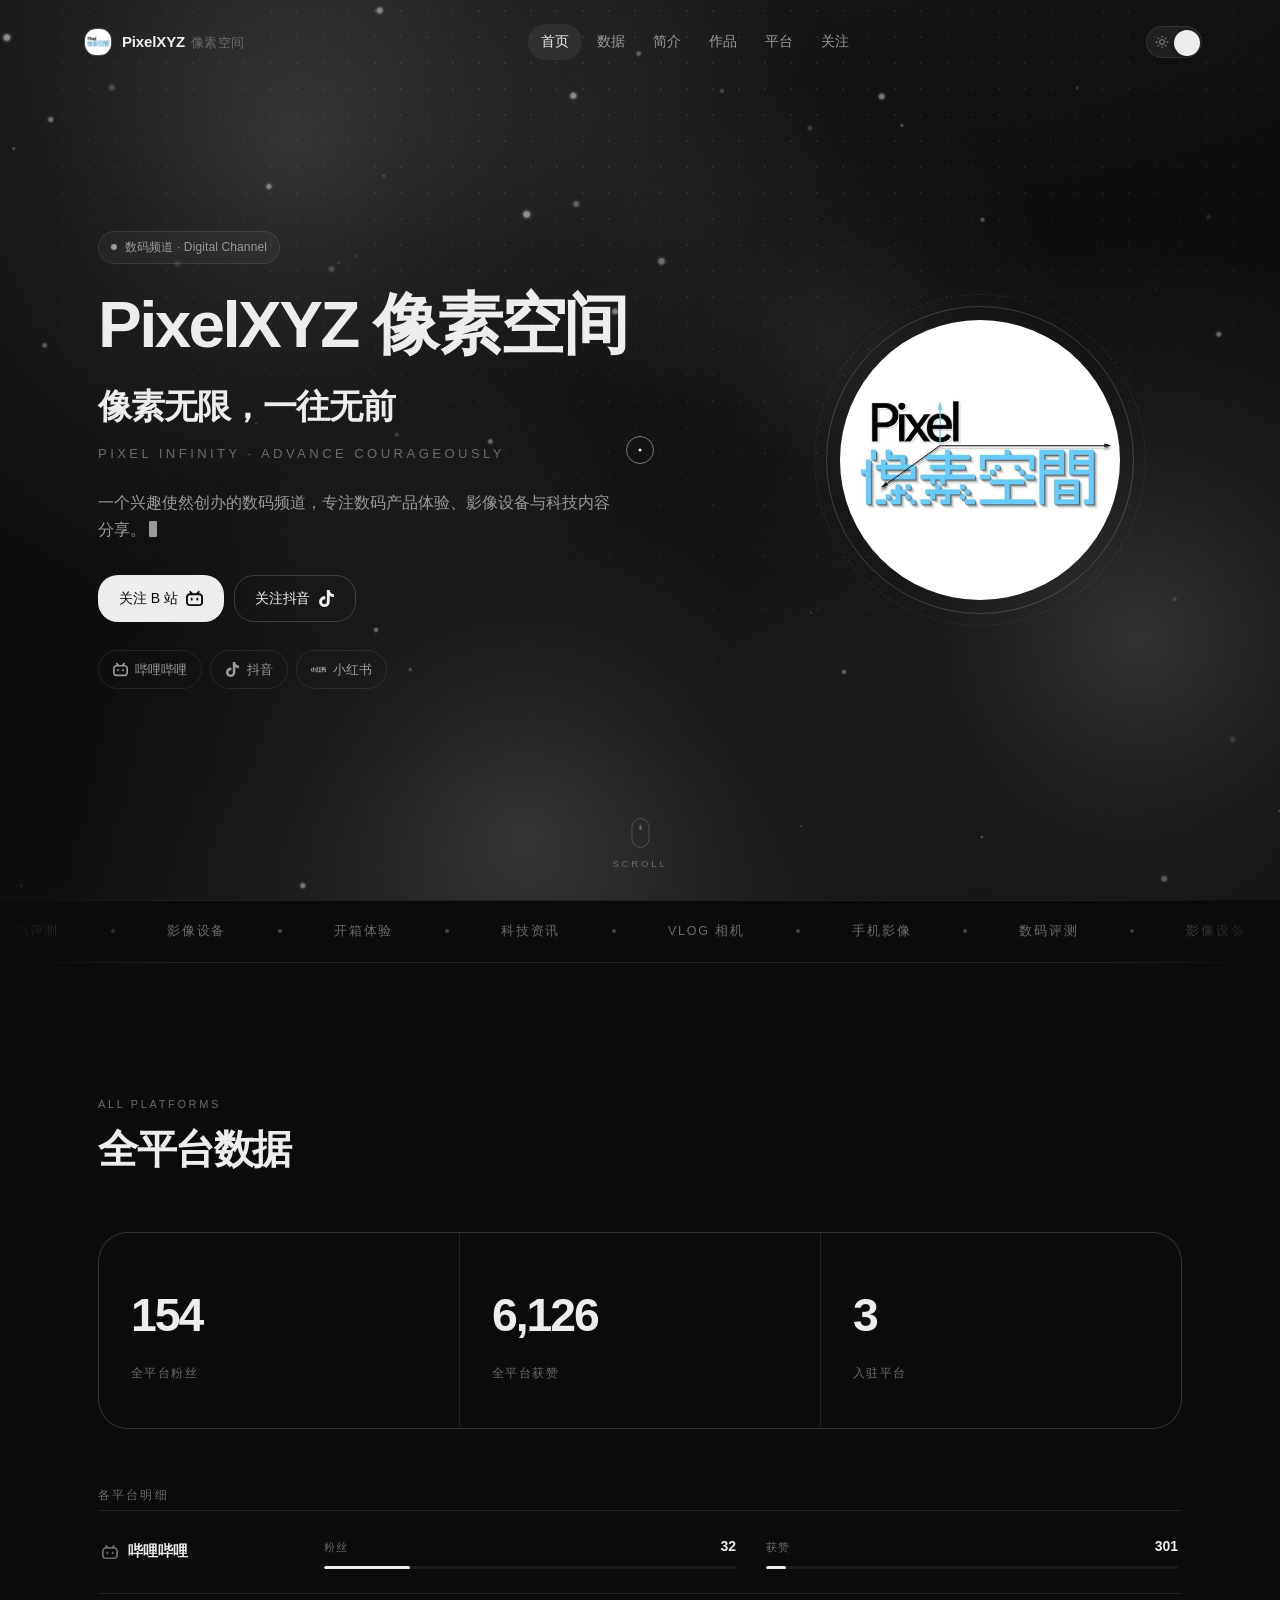
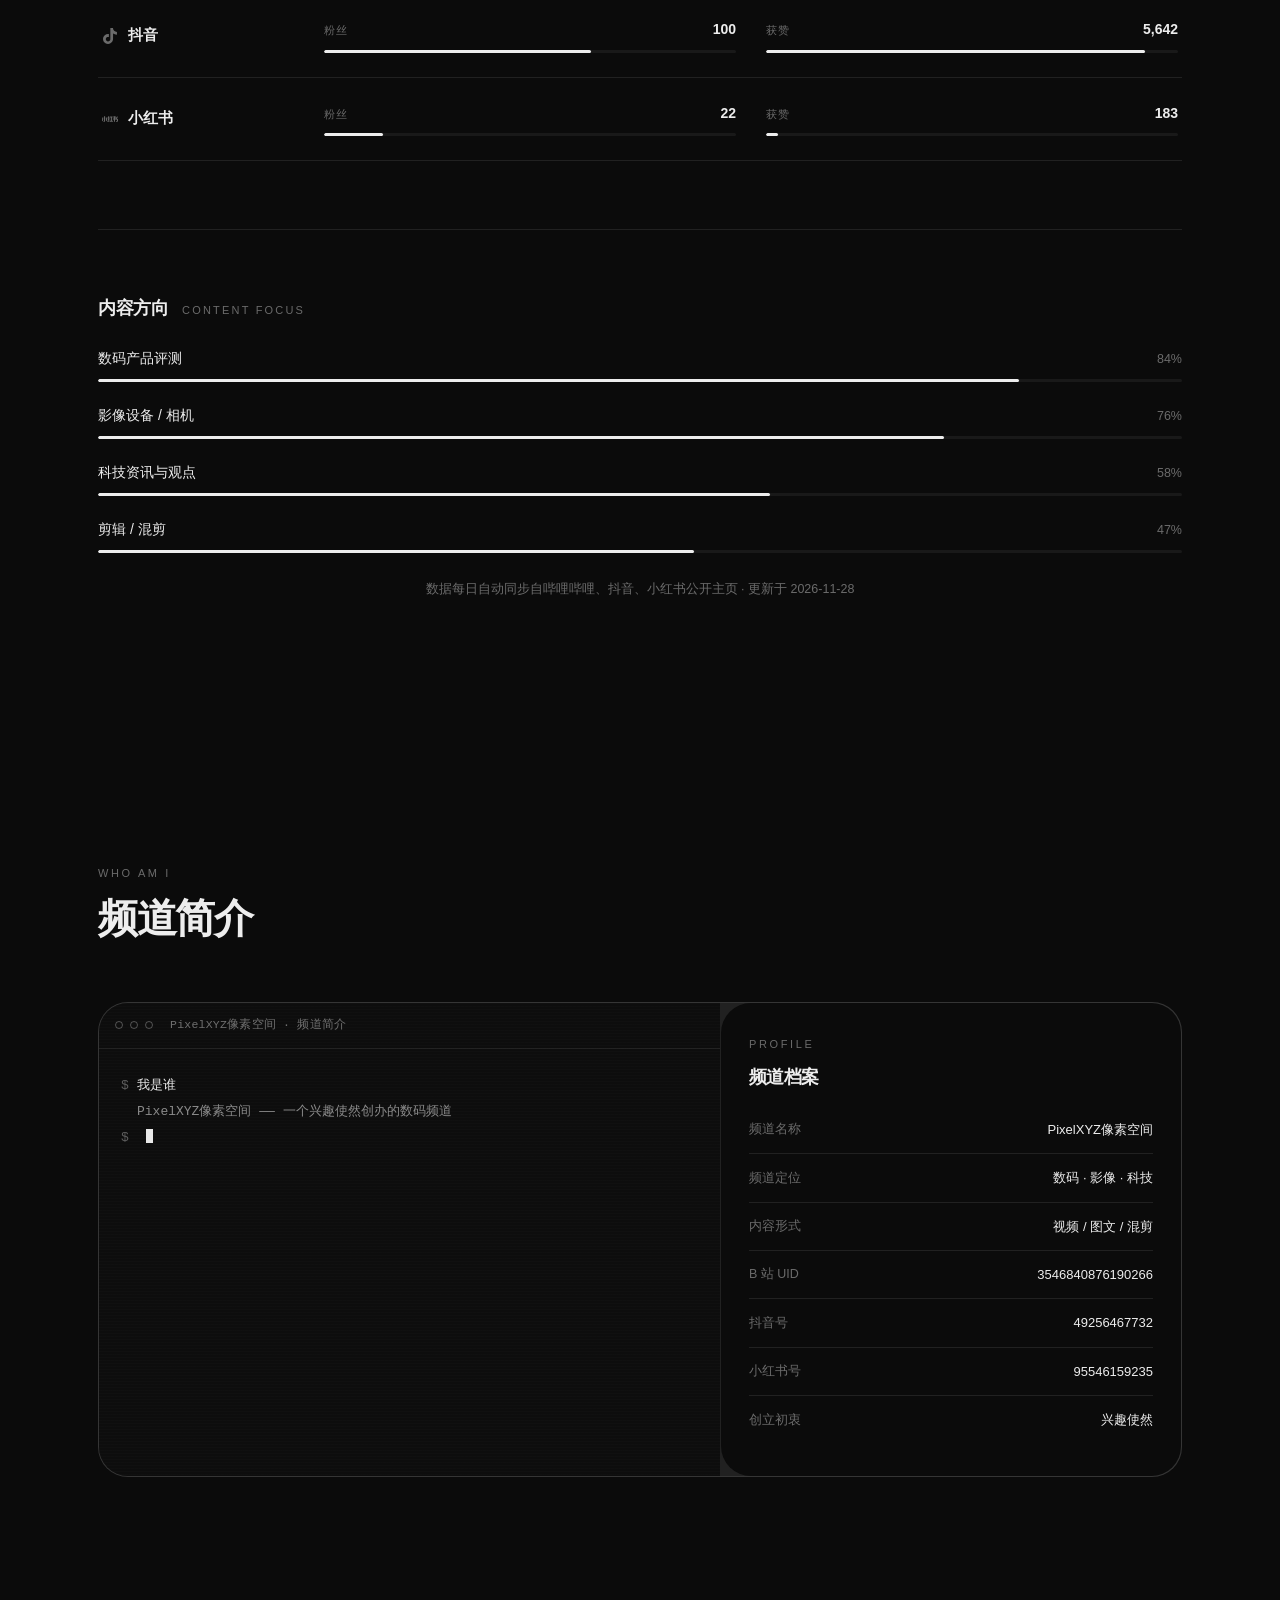
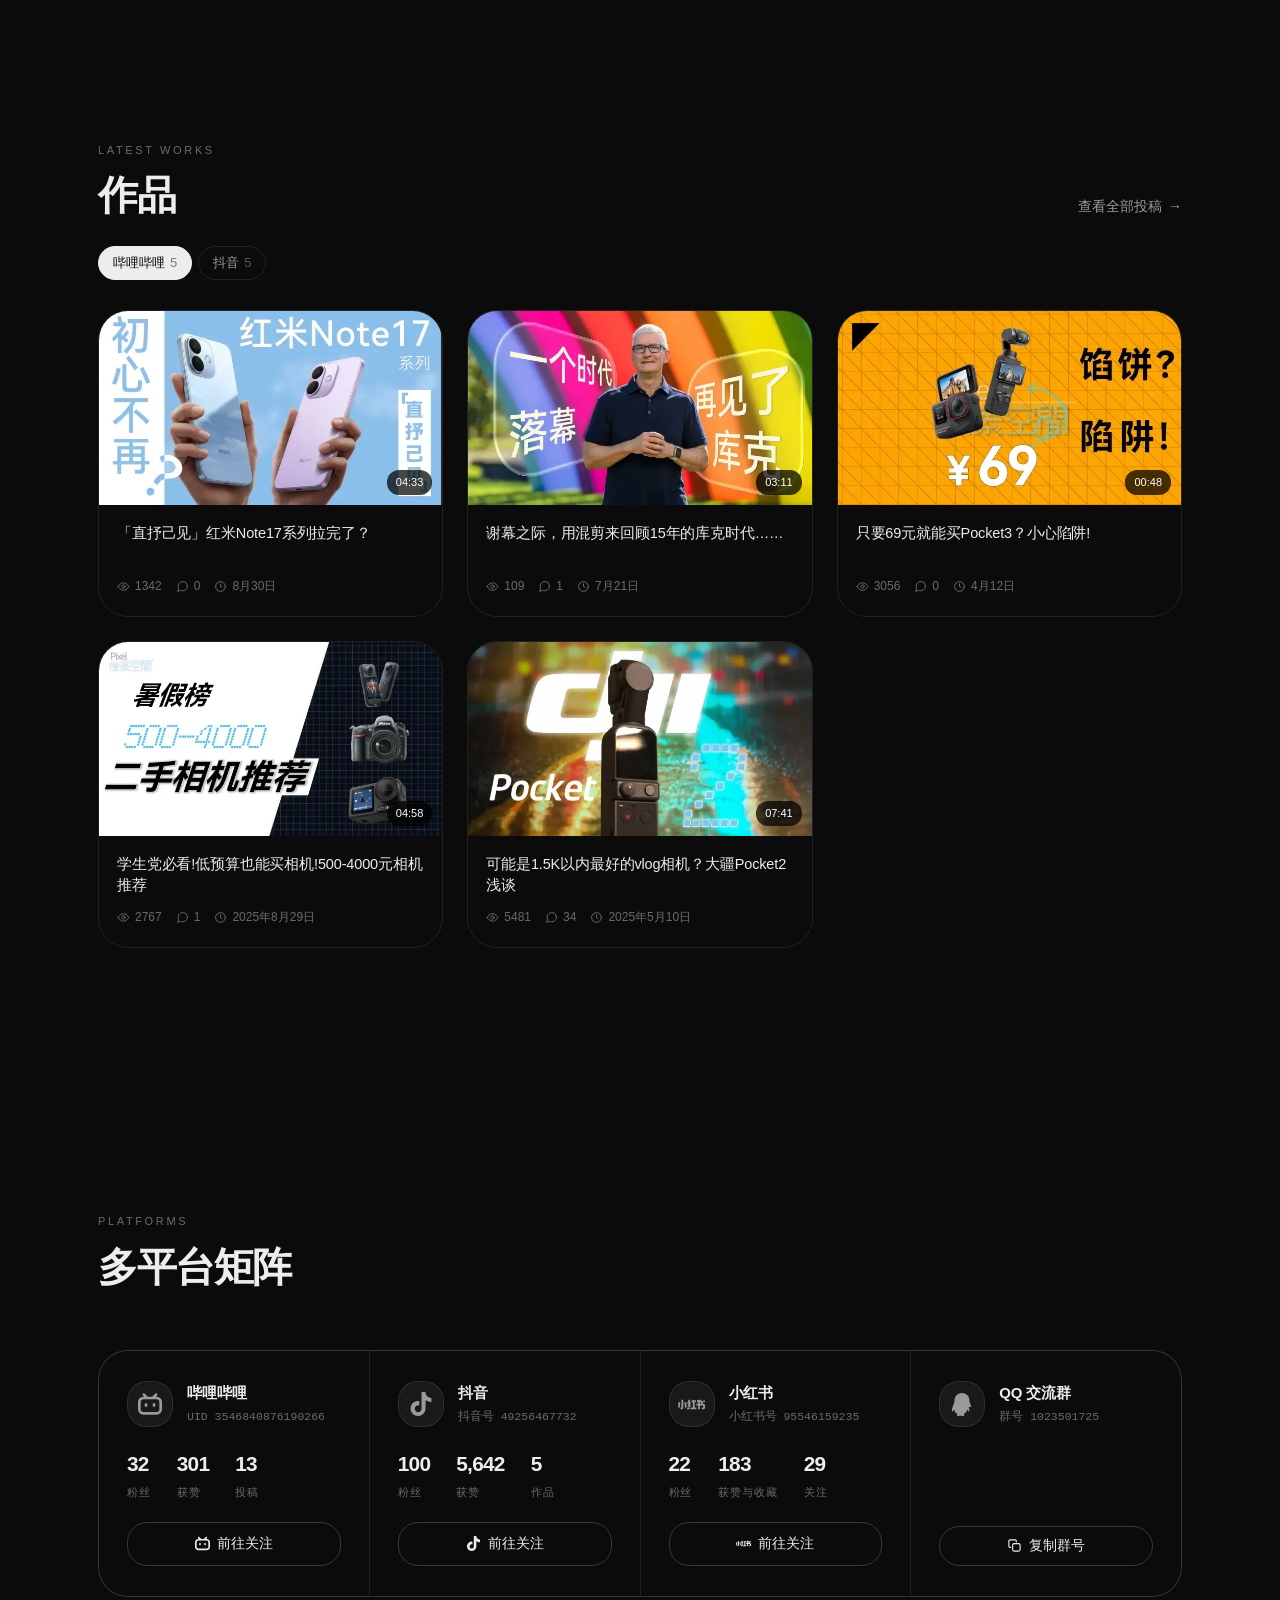
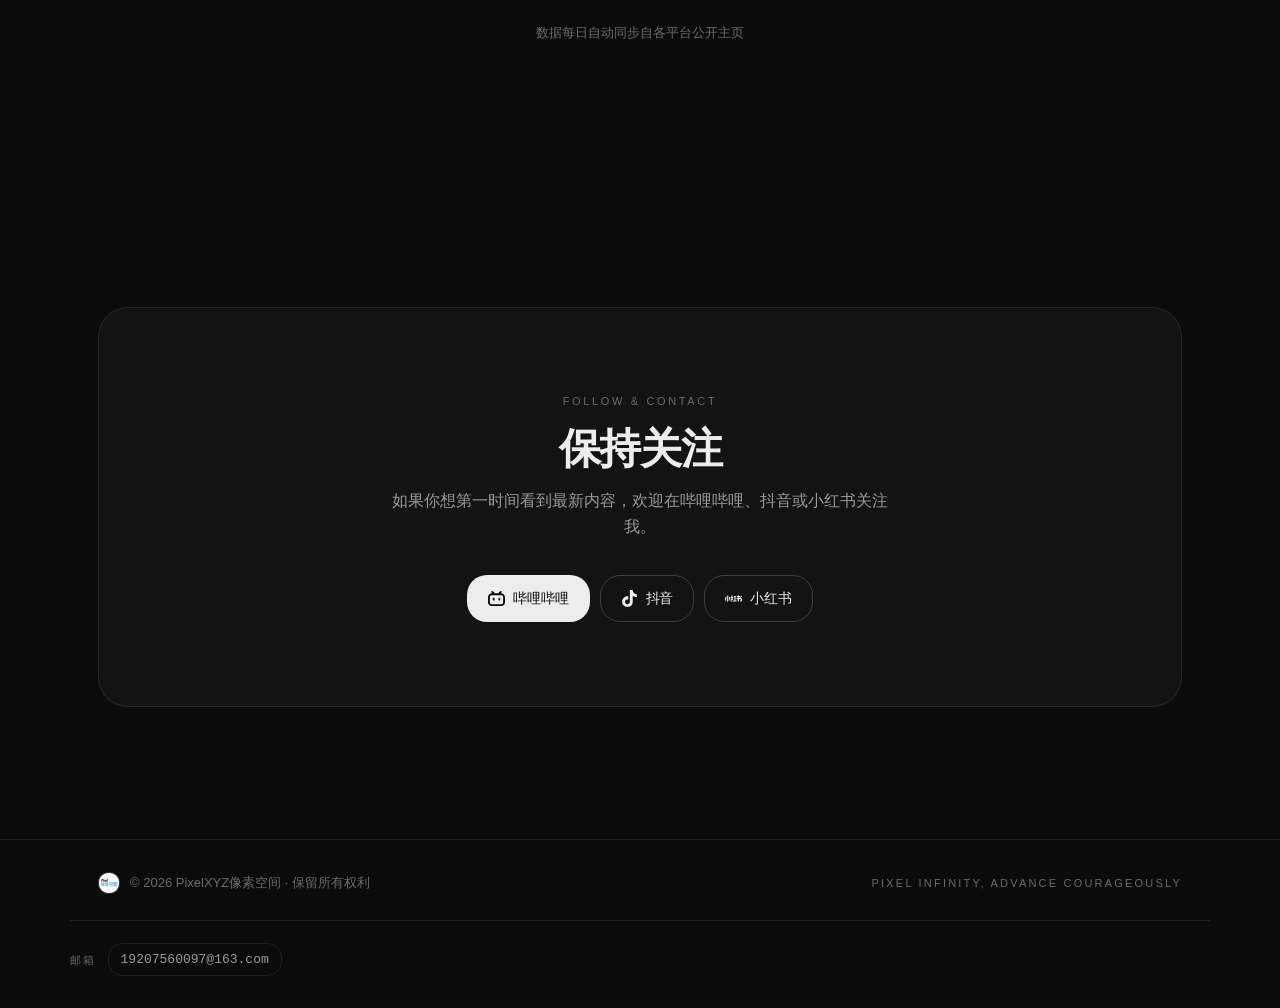
<file: index.html>
<!DOCTYPE html>
<html lang="zh-CN" data-theme="dark">
<head>
  <meta charset="UTF-8" />
  <meta name="viewport" content="width=device-width, initial-scale=1.0, viewport-fit=cover" />
  <title>PixelXYZ像素空间</title>
  <meta name="description" content="PixelXYZ像素空间 · 数码频道" />
  <meta name="theme-color" content="#0b0b0b" />
  <link rel="icon" href="assets/favicon.svg" type="image/svg+xml" />

  <!-- 移动端：添加到主屏 / 独立窗口运行 -->
  <link rel="apple-touch-icon" href="assets/apple-touch-icon.png" />
  <link rel="manifest" href="manifest.webmanifest" />
  <meta name="apple-mobile-web-app-capable" content="yes" />
  <meta name="apple-mobile-web-app-title" content="PixelXYZ" />
  <meta name="apple-mobile-web-app-status-bar-style" content="black-translucent" />
  <meta name="mobile-web-app-capable" content="yes" />
  <!-- 防止 iOS 把「抖音号 49256467732」这类数字自动变成可拨号的蓝色电话链接 -->
  <meta name="format-detection" content="telephone=no,date=no,address=no,email=no" />
  <link rel="preload" as="image" href="assets/avatar.webp" fetchpriority="high" />

  <link rel="stylesheet" href="css/style.css" />

  <!-- 渲染前应用主题，避免闪烁 -->
  <script>
    (function () {
      try {
        var t = localStorage.getItem("theme") || "dark";
        document.documentElement.setAttribute("data-theme", t);
      } catch (e) {}
    })();
  </script>
</head>
<body>

  <!-- ============ 背景：弥散光雾 + 网点图 + 浮尘粒子 + 细噪点 ============ -->
  <div class="bg" aria-hidden="true">
    <div class="bg__haze">
      <i></i><i></i><i></i><i></i>
    </div>
    <div class="bg__dots"></div>
    <div class="bg__grain"></div>
  </div>

  <!-- 浮尘粒子（画在最前，像镜头前的尘埃） -->
  <canvas class="fx-canvas" id="fx" aria-hidden="true"></canvas>

  <!-- 鼠标聚光 -->
  <div class="spotlight" id="spotlight" aria-hidden="true"></div>

  <!-- 自定义终端光标 -->
  <div class="cursor" id="cursor" aria-hidden="true">
    <span class="cursor__ring"></span>
    <span class="cursor__dot"></span>
  </div>

  <!-- 滚动进度 -->
  <div class="scroll-progress" id="scrollProgress" aria-hidden="true"></div>

  <!-- ================= 导航 ================= -->
  <header class="nav" id="nav">
    <div class="container nav__inner">
      <a class="brand" href="#home">
        <img class="brand__avatar" id="brandLogo" src="assets/avatar.webp" alt="PixelXYZ像素空间" width="28" height="28" />
        <span class="brand__text">
          <span class="brand__name" data-bind="brand.name">PixelXYZ</span>
          <span class="brand__name-cn" data-bind="brand.nameCn">像素空间</span>
        </span>
      </a>

      <nav class="nav__links" id="navLinks" aria-label="主导航"><!-- JS --></nav>

      <div class="nav__actions">
        <button class="switch" id="themeToggle" type="button" role="switch" aria-checked="true" aria-label="深色 / 浅色主题" title="切换深色 / 浅色">
          <svg class="switch__ico switch__ico--sun" aria-hidden="true" viewBox="0 0 24 24" width="14" height="14" fill="none" stroke="currentColor" stroke-width="2.2" stroke-linecap="round"><circle cx="12" cy="12" r="4"/><path d="M12 2v2M12 20v2M4.9 4.9l1.4 1.4M17.7 17.7l1.4 1.4M2 12h2M20 12h2M6.3 17.7l-1.4 1.4M19.1 4.9l-1.4 1.4"/></svg>
          <svg class="switch__ico switch__ico--moon" aria-hidden="true" viewBox="0 0 24 24" width="14" height="14" fill="none" stroke="currentColor" stroke-width="2.2" stroke-linecap="round" stroke-linejoin="round"><path d="M21 12.8A9 9 0 1 1 11.2 3a7 7 0 0 0 9.8 9.8z"/></svg>
          <span class="switch__knob" aria-hidden="true"></span>
        </button>
        <button class="icon-btn nav__burger" id="navBurger" type="button" aria-label="菜单" aria-expanded="false">
          <span class="nav__burger-bars"><span></span><span></span></span>
        </button>
      </div>
    </div>
  </header>

  <main>
    <!-- ================= Hero ================= -->
    <section class="hero" id="home">
      <div class="container hero__inner">
        <div class="hero__text">
          <p class="badge anim-in" style="--d:0ms">
            <span class="badge__dot"></span>
            <span data-bind="hero.badge">数码频道</span>
          </p>

          <h1 class="hero__name anim-in" style="--d:120ms" data-bind="hero.name">PixelXYZ 像素空间</h1>

          <p class="hero__slogan anim-in" style="--d:240ms">
            <span class="grad" data-bind="hero.slogan">像素无限，一往无前</span>
          </p>
          <p class="hero__slogan-en anim-in" style="--d:320ms" data-bind="hero.sloganEn">Pixel Infinity</p>

          <p class="hero__tagline anim-in" style="--d:420ms">
            <span id="typeTagline" data-bind="hero.tagline"></span><span class="type-caret" id="typeCaret"></span>
          </p>

          <div class="hero__cta anim-in" id="heroCta" style="--d:540ms"><!-- JS --></div>
          <div class="hero__socials anim-in" id="heroSocials" style="--d:660ms"><!-- JS --></div>
        </div>

        <div class="hero__visual anim-in" style="--d:200ms" data-parallax="0.06">
          <div class="glow-avatar">
            <div class="glow-avatar__ring"></div>
            <img id="heroAvatar" src="assets/avatar.webp" alt="PixelXYZ像素空间" width="220" height="220" fetchpriority="high" decoding="async" />
          </div>
        </div>
      </div>

      <div class="hero__scroll" aria-hidden="true">
        <span class="hero__scroll-mouse"></span>
        <span class="hero__scroll-text">SCROLL</span>
      </div>
    </section>

    <!-- ================= 跑马灯 ================= -->
    <div class="marquee" aria-hidden="true"><div class="marquee__track"><!-- JS --></div></div>

    <!-- ================= 数据 + 内容方向 ================= -->
    <section class="section" id="stats">
      <div class="container">
        <header class="sec-head">
          <p class="sec-head__sub" data-reveal data-bind="stats.subtitle">DATA</p>
          <h2 class="sec-head__title" data-reveal data-reveal-delay="1" data-bind="stats.title">频道数据</h2>
        </header>

        <div class="stats" id="statsGrid"><!-- JS --></div>

        <div class="breakdown" id="breakdown">
          <h3 class="breakdown__title" data-reveal data-bind="stats.breakdown.title">各平台明细</h3>
          <div class="breakdown__rows" id="breakdownRows"><!-- JS --></div>
        </div>

        <div class="divider" data-reveal><span class="divider__glow"></span></div>

        <div class="focus">
          <div class="focus__head" data-reveal>
            <h3 class="focus__title" data-bind="focus.title">内容方向</h3>
            <span class="focus__sub" data-bind="focus.subtitle">CONTENT FOCUS</span>
          </div>
          <div class="bars" id="focusBars"><!-- JS --></div>
        </div>

        <p class="stats__note" data-reveal data-bind="stats.note"></p>
      </div>
    </section>

    <!-- ================= 终端简介 + 档案 ================= -->
    <section class="section" id="about">
      <div class="container">
        <header class="sec-head">
          <p class="sec-head__sub" data-reveal data-bind="terminal.subtitle">WHO AM I</p>
          <h2 class="sec-head__title" data-reveal data-reveal-delay="1" data-bind="terminal.title">频道简介</h2>
        </header>

        <div class="about">
          <!-- 终端窗口 -->
          <div class="terminal" id="terminal" data-reveal>
            <div class="terminal__bar">
              <span class="terminal__dot terminal__dot--r"></span>
              <span class="terminal__dot terminal__dot--y"></span>
              <span class="terminal__dot terminal__dot--g"></span>
              <span class="terminal__title" data-bind="terminal.windowTitle">~/space</span>
            </div>
            <div class="terminal__body" id="terminalBody"></div>
          </div>

          <!-- 档案卡 -->
          <div class="profile" data-reveal data-reveal-delay="1">
            <p class="sec-head__sub" data-bind="about.subtitle">PROFILE</p>
            <h3 class="profile__title" data-bind="about.title">频道档案</h3>
            <ul class="about__facts" id="aboutFacts"><!-- JS --></ul>
          </div>
        </div>
      </div>
    </section>

    <!-- ================= 作品 ================= -->
    <section class="section" id="works">
      <div class="container">
        <header class="sec-head sec-head--split">
          <div>
            <p class="sec-head__sub" data-reveal data-bind="works.subtitle">WORKS</p>
            <h2 class="sec-head__title" data-reveal data-reveal-delay="1" data-bind="works.title">作品</h2>
          </div>
          <a class="link-more" id="worksMore" href="#" data-reveal data-reveal-delay="2">
            查看全部投稿 <span class="link-more__arrow">&rarr;</span>
          </a>
        </header>
        <div class="filters" id="worksFilters" role="tablist" data-reveal><!-- JS --></div>
        <div class="videos" id="worksGrid"><!-- JS --></div>
        <p class="works__note" id="worksNote" hidden></p>
      </div>
    </section>

    <!-- ================= 多平台矩阵 ================= -->
    <section class="section" id="platforms">
      <div class="container">
        <header class="sec-head sec-head--split">
          <div>
            <p class="sec-head__sub" data-reveal data-bind="platforms.subtitle">PLATFORMS</p>
            <h2 class="sec-head__title" data-reveal data-reveal-delay="1" data-bind="platforms.title">多平台矩阵</h2>
          </div>
        </header>
        <div class="platforms" id="platformsGrid"><!-- JS --></div>
        <p class="stats__note" data-reveal data-bind="platforms.note"></p>
      </div>
    </section>

    <!-- ================= 关注 ================= -->
    <section class="section" id="contact">
      <div class="container">
        <div class="cta-card" data-reveal>
          <p class="sec-head__sub" data-bind="contact.subtitle">FOLLOW</p>
          <h2 class="cta-card__title" data-bind="contact.title">保持关注</h2>
          <p class="cta-card__text" data-bind="contact.text">...</p>
          <div class="cta-card__actions" id="contactActions"><!-- JS --></div>
        </div>
      </div>
    </section>
  </main>

  <footer class="footer">
    <div class="container footer__inner">
      <div class="footer__left">
        <img class="brand__avatar brand__avatar--sm" id="footerLogo" src="assets/avatar.webp" alt="" width="22" height="22" />
        <span data-bind="footer.text">©</span>
      </div>
      <p class="footer__slogan" data-bind="footer.slogan">pixel infinity</p>
    </div>
    <div class="container footer__mail">
      <span class="footer__mail-label" data-bind="footer.emailLabel">邮箱</span>
      <span class="footer__mail-value" data-bind="contact.email">19207560097@163.com</span>
    </div>
  </footer>

  <button class="to-top" id="toTop" type="button" aria-label="回到顶部">
    <svg viewBox="0 0 24 24" width="19" height="19" fill="none" stroke="currentColor" stroke-width="2" stroke-linecap="round" stroke-linejoin="round"><path d="M12 19V5M5 12l7-7 7 7"/></svg>
  </button>

  <script src="js/content.js" defer></script>
  <script src="js/particles.js" defer></script>
  <script src="js/main.js" defer></script>
</body>
</html>
</file>
<file: css/style.css>
/* ============================================================================
   style.css — PixelXYZ像素空间
   遵循 anti-AI-slop 规范（minimalist-ui / hallmark）：
   · 无霓虹 · 无重阴影 · 无胶囊按钮 · 无 emoji
   · 暖调单色（warm monochrome）· 系统字体 · 细线几何 · 克制留白
   · 渐变只用于背景的「弥散光雾」一处，界面其余部分保持实色
   ==========================================================================*/

/* ---------- Design Tokens ---------- */
:root {
  /* 深色：暖调近黑 */
  --bg: #0b0b0b;
  --bg-2: #121212;
  --surface: rgba(255, 255, 255, 0.035);
  --surface-2: rgba(255, 255, 255, 0.06);
  --border: rgba(255, 255, 255, 0.09);
  --border-2: rgba(255, 255, 255, 0.18);

  --text: #ededed;
  --text-2: #9a9a9a;
  --text-3: #6b6b6b;
  --accent: #ffffff;

  --dot: rgba(255, 255, 255, 0.075);

  /* 背景弥散光雾强度（想更明显就调大，想更含蓄就调小） */
  --haze-1: 16%;
  --haze-2: 6%;

  /* ---- iOS 26 风大圆角（连续圆角靠 @supports 里的 corner-shape 增强）---- */
  --radius: 30px;        /* 卡片 / 栅格容器 */
  --radius-sm: 20px;     /* 按钮 / 标签 / 筛选 */
  --radius-lg: 44px;     /* 大面板 / 展开抽屉 */
  --radius-xs: 12px;     /* 小徽章 */
  --radius-pill: 999px;

  /* ---- Liquid Glass（黑白单色版的液态玻璃）---- */
  --glass-bg: color-mix(in srgb, var(--bg) 55%, transparent);
  --glass-brd: color-mix(in srgb, var(--text) 13%, transparent);
  --glass-hi: color-mix(in srgb, var(--text) 22%, transparent);
  --glass-blur: saturate(180%) blur(26px);
  /* 下拉面板/展开态用更实的玻璃，保证文字可读 */
  --sheet-bg: color-mix(in srgb, var(--bg) 88%, transparent);


  /* 开关滑块 / 按钮 —— 快而利落，收尾几乎不过冲 */
  /* ζ=0.62 ω₀=26.0 稳定 389ms, 过冲 8.3%, 回弹最低 0.000 */  --spring-snappy: linear(0, 0.035 2.78%, 0.1236 5.56%, 0.2442 8.33%, 0.3794 11.11%, 0.5159 13.89%, 0.6442 16.67%, 0.7584 19.44%, 0.855 22.22%, 0.9328 25%, 0.9921 27.78%, 1.0345 30.56%, 1.0622 33.33%, 1.0776 36.11%, 1.0833 38.89%, 1.0818 41.67%, 1.0754 44.44%, 1.0658 47.22%, 1.0547 50%, 1.0433 52.78%, 1.0323 55.56%, 1.0225 58.33%, 1.014 61.11%, 1.0071 63.89%, 1.0018 66.67%, 0.9979 69.44%, 0.9953 72.22%, 0.9938 75%, 0.9931 77.78%, 0.9931 80.56%, 0.9935 83.33%, 0.9943 86.11%, 0.9952 88.89%, 0.9961 91.67%, 0.9971 94.44%, 0.9979 97.22%, 1);
  /* 顶栏 / 面板 / 尺寸变化 —— 柔、沉、无回弹 */
  /* ζ=0.88 ω₀=15.0 稳定 525ms, 过冲 0.3%, 回弹最低 0.000 */  --spring-soft: linear(0, 0.021 2.78%, 0.0741 5.56%, 0.1468 8.33%, 0.2301 11.11%, 0.3172 13.89%, 0.4034 16.67%, 0.4857 19.44%, 0.5621 22.22%, 0.6314 25%, 0.6931 27.78%, 0.7472 30.56%, 0.7941 33.33%, 0.8341 36.11%, 0.8679 38.89%, 0.8961 41.67%, 0.9194 44.44%, 0.9385 47.22%, 0.9539 50%, 0.9662 52.78%, 0.9759 55.56%, 0.9834 58.33%, 0.9892 61.11%, 0.9936 63.89%, 0.9968 66.67%, 0.9992 69.44%, 1.0008 72.22%, 1.0018 75%, 1.0025 77.78%, 1.0028 80.56%, 1.003 83.33%, 1.0029 86.11%, 1.0028 88.89%, 1.0026 91.67%, 1.0023 94.44%, 1.0021 97.22%, 1);
  /* 卡片 / 入场 / 强调交互 —— 明显非线性回弹 */
  /* ζ=0.4 ω₀=17.0 稳定 890ms, 过冲 25.3%, 回弹最低 0.000 */  --spring-bouncy: linear(0, 0.0781 2.78%, 0.2704 5.56%, 0.5156 8.33%, 0.7625 11.11%, 0.974 13.89%, 1.1289 16.67%, 1.2205 19.44%, 1.2533 22.22%, 1.2393 25%, 1.1938 27.78%, 1.1327 30.56%, 1.0694 33.33%, 1.0139 36.11%, 0.9722 38.89%, 0.9465 41.67%, 0.9361 44.44%, 0.9381 47.22%, 0.9487 50%, 0.9639 52.78%, 0.98 55.56%, 0.9945 58.33%, 1.0057 61.11%, 1.0128 63.89%, 1.016 66.67%, 1.0159 69.44%, 1.0135 72.22%, 1.0098 75%, 1.0057 77.78%, 1.0019 80.56%, 0.9989 83.33%, 0.9969 86.11%, 0.996 88.89%, 0.9959 91.67%, 0.9964 94.44%, 0.9974 97.22%, 1);
  /* 通用交互 / 高光 —— 有弹但不过分（流体感） */
  /* ζ=0.5 ω₀=21.0 稳定 593ms, 过冲 16.1%, 回弹最低 0.000 */  --spring-fluid: linear(0, 0.053 2.78%, 0.1853 5.56%, 0.3605 8.33%, 0.5486 11.11%, 0.7268 13.89%, 0.8803 16.67%, 1.0009 19.44%, 1.0861 22.22%, 1.1378 25%, 1.1606 27.78%, 1.1606 30.56%, 1.1445 33.33%, 1.1187 36.11%, 1.0885 38.89%, 1.0583 41.67%, 1.0311 44.44%, 1.0087 47.22%, 0.992 50%, 0.981 52.78%, 0.9751 55.56%, 0.9734 58.33%, 0.9749 61.11%, 0.9785 63.89%, 0.9831 66.67%, 0.9881 69.44%, 0.9929 72.22%, 0.9969 75%, 1.0001 77.78%, 1.0023 80.56%, 1.0037 83.33%, 1.0043 86.11%, 1.0043 88.89%, 1.0038 91.67%, 1.0031 94.44%, 1.0023 97.22%, 1);

  /* ---- 时长（配合弹簧曲线：曲线只决定形状，时长决定快慢）---- */
  --dur-fast: .3s;
  --dur: .42s;
  --dur-nav: .46s;
  --dur-slow: .78s;

  --shadow: 0 1px 2px rgba(0, 0, 0, 0.04);
  --shadow-lift: 0 10px 30px -18px rgba(0, 0, 0, 0.05);

  --nav-h: 60px;
  --container: 1140px;

  /* 移动端安全区（刘海 / 灵动岛 / 底部横条 / 横屏圆角）
     非全面屏设备上这些值都是 0，所以桌面端完全无副作用 */
  /* 顶栏离屏幕顶部的留白 —— 之前是 0，胶囊直接贴着上边缘，很怪 */
  --nav-top: 12px;
  /* 悬浮状态下左右再收一点，让它更像一块浮起来的玻璃 */
  --nav-gap-x: 10px;

  --safe-top: env(safe-area-inset-top, 0px);
  --safe-bot: env(safe-area-inset-bottom, 0px);
  --safe-l: env(safe-area-inset-left, 0px);
  --safe-r: env(safe-area-inset-right, 0px);

  --ease: cubic-bezier(0.22, 1, 0.36, 1);
  --ease-soft: cubic-bezier(0.4, 0, 0.2, 1);

  /* 系统原生字体优先（无 Inter / Roboto） */
  --font: -apple-system, BlinkMacSystemFont, "SF Pro Display", "SF Pro Text",
    "Helvetica Neue", "Segoe UI", "PingFang SC", "Hiragino Sans GB",
    "Microsoft YaHei", "Noto Sans SC", sans-serif;
  --mono: "SF Mono", ui-monospace, "JetBrains Mono", "Geist Mono", Menlo,
    Consolas, monospace;
}

[data-theme="light"] {
  --bg: #fbfbfa;          /* 暖白 bone */
  --bg-2: #f4f4f2;
  --surface: #ffffff;
  --surface-2: #f4f4f2;
  --border: #e6e6e3;
  --border-2: #d6d6d2;

  --text: #111111;        /* 非纯黑 */
  --text-2: #787774;
  --text-3: #a3a39e;
  --accent: #111111;

  --dot: rgba(0, 0, 0, 0.075);

  /* 浅色底上光雾更容易显脏，强度略低一点 */
  --haze-1: 12%;
  --haze-2: 4.5%;

  --shadow: 0 1px 2px rgba(0, 0, 0, 0.03);
  --shadow-lift: 0 10px 30px -18px rgba(0, 0, 0, 0.06);
}

/* iOS 那种「连续圆角 / squircle」：支持的浏览器自动增强，不支持就退化成普通圆角 */
@supports (corner-shape: squircle) {
  .btn, .social-chip, .filter, .video, .platform, .stat, .cta-card,
  .terminal, .profile, .icon-btn, .switch, .nav__inner, .to-top,
  .live-wall span, .hero__cta a { corner-shape: squircle; }
  /* 贴边的小元件必须用「正圆弧」，不能 squircle：
     squircle 的角会往外撑，紧贴胶囊弧形边缘时会顶出去、描边和边缘粘在一起 */
  .nav.is-float .nav__inner, .switch, .switch__knob, .nav__burger { corner-shape: round; }
}

/* ---------- Reset ---------- */
*, *::before, *::after { box-sizing: border-box; }
html {
  scroll-behavior: smooth;
  scroll-padding-top: calc(var(--nav-h) + var(--nav-top) + var(--safe-top) + 20px);
  -webkit-text-size-adjust: 100%;
  -webkit-tap-highlight-color: transparent;   /* 点按不再闪灰色方块 */
}

/* 入场动画的 filter:blur 会外扩出「墨水溢出」，个别机型会表现为横向抖动。
   clip 不会创建滚动容器（比 hidden 安全），只是把溢出裁掉 */
html { overflow-x: clip; }

body {
  margin: 0;
  font-family: var(--font);
  background: var(--bg);
  color: var(--text);
  line-height: 1.65;
  -webkit-font-smoothing: antialiased;
  -moz-osx-font-smoothing: grayscale;
  overflow-x: hidden;
  transition: background .4s var(--spring-soft), color .4s var(--spring-soft);
}

img { max-width: 100%; display: block; }
a { color: inherit; text-decoration: none; }
ul { margin: 0; padding: 0; list-style: none; }
h1, h2, h3 { margin: 0; line-height: 1.14; letter-spacing: -0.028em; }
button { font-family: inherit; }

.container {
  width: 100%; max-width: var(--container); margin: 0 auto;
  padding-left: calc(28px + var(--safe-l)); padding-right: calc(28px + var(--safe-r));
}
main, header, footer { position: relative; z-index: 1; }

/* ============================================================================
   背景层（去掉彩色光晕，仅保留点阵 + 粒子 + 细噪点）
   ==========================================================================*/
/* 粒子层：画在最前，像镜头前的浮尘 */
.fx-canvas {
  position: fixed; inset: 0; z-index: -1; pointer-events: none; display: block;
  opacity: 0; transition: opacity 1.4s var(--spring-soft);
}
.fx-canvas.is-ready { opacity: 1; }

/* 背景层：弥散光雾 + 网点图 + 细噪点
   ⓘ 不用 filter: blur 做大面积柔光（非常吃 GPU），
     柔光全部由 radial-gradient 的透明度衰减天然形成，低端机也不掉帧 */
.bg { position: fixed; inset: 0; z-index: -2; overflow: hidden; pointer-events: none; }

/* 上下两端各压一道极淡的光晕，让画面有"打光"的方向感 */
.bg::before {
  content: ""; position: absolute; inset: 0;
  background:
    radial-gradient(130% 68% at 50% -12%, color-mix(in srgb, var(--text) 6%, transparent), transparent 64%),
    radial-gradient(110% 58% at 50% 116%, color-mix(in srgb, var(--text) 4%, transparent), transparent 68%);
}

/* ---------- ① 弥散光雾：几团大面积柔光缓慢游移 ---------- */
.bg__haze { position: absolute; inset: 0; }
.bg__haze i {
  position: absolute; display: block; border-radius: 50%;
  background: radial-gradient(circle closest-side,
    color-mix(in srgb, var(--text) var(--haze-1), transparent) 0%,
    color-mix(in srgb, var(--text) var(--haze-2), transparent) 48%,
    transparent 100%);
  animation: haze 44s ease-in-out infinite;
  will-change: transform;
}
.bg__haze i:nth-child(1) { width: 82vmax; height: 82vmax; top: -30vmax; left: -18vmax; }
.bg__haze i:nth-child(2) { width: 66vmax; height: 66vmax; top: 24vh; right: -22vmax; animation-duration: 58s; animation-delay: -14s; }
.bg__haze i:nth-child(3) { width: 74vmax; height: 74vmax; bottom: -32vmax; left: 4vmax; animation-duration: 52s; animation-delay: -27s; }
.bg__haze i:nth-child(4) { width: 42vmax; height: 42vmax; top: 8vh; left: 44vw; opacity: .62; animation-duration: 68s; animation-delay: -40s; }

@keyframes haze {
  0%   { transform: translate3d(0, 0, 0) scale(1); }
  25%  { transform: translate3d(4vmax, -3vh, 0) scale(1.13); }
  50%  { transform: translate3d(-3vmax, 4vh, 0) scale(.92); }
  75%  { transform: translate3d(4vmax, 2vh, 0) scale(1.07); }
  100% { transform: translate3d(0, 0, 0) scale(1); }
}

/* ---------- ② 网点图：粗细两层错位叠加，制造疏密层次 ---------- */
.bg__dots {
  position: absolute; inset: -2px;
  background-image: radial-gradient(circle, var(--dot) 1px, transparent 1.4px);
  background-size: 26px 26px;
  mask-image: radial-gradient(ellipse 118% 100% at 50% 8%, #000 12%, transparent 86%);
  -webkit-mask-image: radial-gradient(ellipse 118% 100% at 50% 8%, #000 12%, transparent 86%);
  opacity: .95;
}
/* 粗网点：只在右下方聚成一簇，形成视觉重心 */
.bg__dots::after {
  content: ""; position: absolute; inset: 0;
  background-image: radial-gradient(circle, var(--dot) 1.7px, transparent 2.2px);
  background-size: 52px 52px;
  background-position: 13px 13px;
  mask-image: radial-gradient(ellipse 54% 46% at 72% 64%, #000 0%, transparent 74%);
  -webkit-mask-image: radial-gradient(ellipse 54% 46% at 72% 64%, #000 0%, transparent 74%);
}

/* ---------- ③ 细噪点：胶片颗粒感 ---------- */
.bg__grain {
  position: absolute; inset: 0; opacity: .04; mix-blend-mode: overlay;
  background-image: url("data:image/svg+xml,%3Csvg xmlns='http://www.w3.org/2000/svg' width='160' height='160'%3E%3Cfilter id='n'%3E%3CfeTurbulence type='fractalNoise' baseFrequency='0.85' numOctaves='3' stitchTiles='stitch'/%3E%3C/filter%3E%3Crect width='100%25' height='100%25' filter='url(%23n)' opacity='0.55'/%3E%3C/svg%3E");
}

/* 开关（在 js/content.js 的 effects 里控制） */
.no-haze .bg__haze { display: none; }
.no-dots .bg__dots { display: none; }

/* ---------- 极轻聚光 ---------- */
.spotlight {
  position: fixed; inset: 0; z-index: 0; pointer-events: none;
  background: radial-gradient(420px circle at var(--mx, 50%) var(--my, 20%),
    color-mix(in srgb, var(--text) 4%, transparent), transparent 62%);
  opacity: 0; transition: opacity .6s var(--spring-soft);
}
.spotlight.is-on { opacity: 1; }

/* ---------- 滚动进度（实色细线） ---------- */
.scroll-progress {
  position: fixed; top: 0; left: 0; z-index: 200; height: 1px; width: 0;
  background: var(--text);
}

/* ============================================================================
   自定义光标
   ==========================================================================*/
.cursor { position: fixed; left: 0; top: 0; z-index: 9999; pointer-events: none; opacity: 0; transition: opacity .3s; }
.cursor.is-on { opacity: 1; }
.cursor__ring, .cursor__dot { position: absolute; border-radius: 50%; transform: translate(-50%, -50%); }
.cursor__ring {
  width: 28px; height: 28px;
  border: 1px solid color-mix(in srgb, var(--text) 45%, transparent);
  transition: width .25s var(--spring-fluid), height .25s var(--spring-fluid), border-color .25s;
}
.cursor__dot { width: 3px; height: 3px; background: var(--text); }
.cursor.is-link .cursor__ring { width: 44px; height: 44px; border-color: color-mix(in srgb, var(--text) 75%, transparent); }
.cursor.is-down .cursor__ring { width: 20px; height: 20px; }

@media (hover: hover) and (pointer: fine) {
  body.has-cursor, body.has-cursor a, body.has-cursor button { cursor: none; }
}

/* ============================================================================
   导航（唯一保留的微妙玻璃）
   ==========================================================================*/
/* 顶栏外壳：透明、不吃点击，交互和外观全部交给里面的「悬浮胶囊」
   （滚动后胶囊会缩放 / 上浮 / 变成液态玻璃 —— 参考 iOS 26 的 Tab Bar） */
.nav {
  position: fixed; top: 0; left: 0; right: 0; z-index: 100;
  padding: calc(var(--safe-top) + var(--nav-top)) var(--safe-r) 0 var(--safe-l);
  pointer-events: none;
  transition: padding var(--dur-nav) var(--spring-soft);
}
/* 悬浮时左右再收一点，形成"整块浮起"的观感 */
.nav.is-float {
  padding-left: calc(var(--safe-l) + var(--nav-gap-x));
  padding-right: calc(var(--safe-r) + var(--nav-gap-x));
}
/* z-index 高于下面的菜单面板 —— 菜单滑出时会被顶栏挡住，
   视觉上就是「从顶栏底下长出来」而不是「从最顶层飞下来」 */
.nav__inner {
  position: relative; z-index: 2;
  pointer-events: auto;
  height: var(--nav-h);
  max-width: var(--container);
  margin: 0 auto;
  padding-left: 14px; padding-right: 8px;
  /* ⚠️ 这里不能用 border：.nav__links 是 fixed 定位，它的包含块是本元素的
     padding box，1px 边框会把下拉面板整体下推 1px、和胶囊之间露出一条缝。
     开菜单时的分割线改用 box-shadow 画。 */
  border: none;
  border-radius: var(--radius-pill);
  display: flex; align-items: center; justify-content: space-between; gap: 18px;
  will-change: transform, max-width;
  transition:
    max-width var(--dur-nav) var(--spring-soft),
    height var(--dur-nav) var(--spring-soft),
    padding var(--dur-nav) var(--spring-soft),
    border-radius var(--dur-nav) var(--spring-soft),
    background-color var(--dur-nav) var(--spring-soft),
    border-color var(--dur-nav) var(--spring-soft),
    box-shadow var(--dur-nav) var(--spring-soft),
    transform var(--dur-nav) var(--spring-fluid);
}

/* 液态玻璃面单独放在伪元素上 —— 这样可以用 opacity 淡入，
   绕开 backdrop-filter 无法平滑过渡的问题 */
.nav__inner::before {
  content: ""; position: absolute; inset: 0; z-index: -1;
  border-radius: inherit;
  background: var(--glass-bg);
  border: 1px solid var(--glass-brd);
  box-shadow:
    0 14px 44px -20px rgba(0, 0, 0, .62),
    0 2px 12px -8px rgba(0, 0, 0, .45),
    inset 0 1px 0 var(--glass-hi);
  backdrop-filter: var(--glass-blur);
  -webkit-backdrop-filter: var(--glass-blur);
  opacity: 0;
  transition: opacity var(--dur-nav) var(--spring-soft);
}

/* ---- 滚动后：收起成悬浮胶囊 ---- */
.nav.is-float .nav__inner {
  max-width: 760px;
  padding-left: 12px; padding-right: 10px;
}
.nav.is-float .nav__inner::before { opacity: 1; }

/* ---- 继续下滑：进一步缩小上浮（iOS 26 的最小化状态）---- */
.nav.is-mini .nav__inner {
  max-width: 296px;
  height: 54px;
  /* 左右内边距对称。右侧不能小于 10px：汉堡按钮（44px，带描边）在胶囊
     弧形端头里需要这个余量，否则它的圆角矩形会顶到胶囊边缘上被切掉一块 */
  padding-left: 10px; padding-right: 10px;
  transform: translateY(-2px) scale(.965);
}
.nav.is-mini .nav__links { max-width: 0; opacity: 0; pointer-events: none; visibility: hidden; }
.nav.is-mini .brand { gap: 0; }
.nav.is-mini .brand__text { max-width: 0; opacity: 0; }

.brand { display: flex; align-items: center; gap: 10px; font-weight: 600; transition: gap var(--dur-nav) var(--spring-soft); }
.brand__mark {
  display: grid; place-items: center; width: 28px; height: 28px;
  border-radius: var(--radius-sm);
  background: var(--text); color: var(--bg);
  font-size: 13px; font-weight: 700;
}
.brand__mark--sm { width: 22px; height: 22px; font-size: 11px; border-radius: 9px; }
.brand__text {
  display: inline-flex; align-items: baseline; gap: 6px;
  max-width: 240px; overflow: hidden; white-space: nowrap;
  transition: max-width var(--dur-nav) var(--spring-soft), opacity var(--dur) var(--spring-soft);
}
.brand__text > * { flex: none; }
.brand__name { font-size: 15px; letter-spacing: -0.01em; }
.brand__name-cn { font-size: 12.5px; font-weight: 500; color: var(--text-3); letter-spacing: .02em; }

.nav__links {
  display: flex; align-items: center; gap: 2px;
  max-width: 640px;
  transition: max-width var(--dur-nav) var(--spring-soft),
              opacity var(--dur) var(--spring-soft),
              visibility 0s linear 0s;
}
.nav__link {
  position: relative; padding: 7px 13px; border-radius: var(--radius-sm);
  font-size: 13.5px; font-weight: 500; color: var(--text-2);
  transition: color .2s, background .2s;
}
.nav__link:hover { color: var(--text); background: var(--surface-2); }
.nav__link.is-active { color: var(--text); background: var(--surface-2); }

.nav__actions { display: flex; align-items: center; gap: 8px; }
.icon-btn {
  display: grid; place-items: center; width: 34px; height: 34px;
  border: 1px solid var(--border); border-radius: var(--radius-sm);
  background: transparent; color: var(--text-2); cursor: pointer;
  transition: color var(--dur-fast) var(--spring-soft), border-color var(--dur-fast) var(--spring-soft), background var(--dur-fast) var(--spring-soft), transform var(--dur) var(--spring-bouncy);
}
.icon-btn:hover { color: var(--text); border-color: var(--border-2); background: var(--surface-2); }
/* ---------- iOS 原生开关滑块（主题切换）----------
   复刻 iOS 的两个招牌细节：
   1) 滑块位移完全由弹簧曲线驱动（非线性、带轻微回弹）
   2) 按住时滑块会被"捏长"（iOS 原生开关按下就是这个反应） */
.switch {
  --sw-w: 56px; --sw-h: 32px; --sw-pad: 3px;
  position: relative;
  width: var(--sw-w); height: var(--sw-h);
  flex: none; padding: 0;
  border: 1px solid var(--border);
  border-radius: var(--radius-pill);
  background: var(--surface-2);
  cursor: pointer;
  touch-action: manipulation;
  -webkit-tap-highlight-color: transparent;
  transition: background var(--dur) var(--spring-soft), border-color var(--dur) var(--spring-soft);
}
.switch:focus-visible { outline: 2px solid var(--text); outline-offset: 3px; }

/* 两侧的小图标：被滑块盖住的一侧淡出 */
.switch__ico {
  position: absolute; top: 50%; width: 14px; height: 14px;
  transform: translateY(-50%);
  color: var(--text-3);
  transition: opacity var(--dur) var(--spring-soft);
  pointer-events: none;
}
.switch__ico--sun { left: 8px; }
.switch__ico--moon { right: 8px; }
[data-theme="dark"] .switch__ico--sun { opacity: 1; }
[data-theme="dark"] .switch__ico--moon { opacity: 0; }
[data-theme="light"] .switch__ico--sun { opacity: 0; }
[data-theme="light"] .switch__ico--moon { opacity: 1; }

/* 滑块本体 */
.switch__knob {
  position: absolute; top: var(--sw-pad); left: var(--sw-pad);
  width: calc(var(--sw-h) - var(--sw-pad) * 2);
  height: calc(var(--sw-h) - var(--sw-pad) * 2);
  border-radius: 50%;
  background: var(--text);
  box-shadow: 0 1px 3px rgba(0, 0, 0, .38), 0 0 0 .5px rgba(0, 0, 0, .06);
  will-change: transform, width;
  transition:
    transform var(--dur-fast) var(--spring-snappy),
    width .2s var(--spring-snappy);
}
/* 深色 = 滑块在右（月亮侧）；浅色 = 滑块在左（太阳侧） */
[data-theme="dark"] .switch__knob { transform: translateX(calc(var(--sw-w) - var(--sw-h))); }
[data-theme="light"] .switch__knob { transform: translateX(0); }

/* 按住时「捏长」：朝另一侧拉伸，和中指按下去的原生手感一致 */
.switch.is-pressing .switch__knob { width: calc(var(--sw-h) - var(--sw-pad) * 2 + 8px); }
[data-theme="dark"].switch.is-pressing .switch__knob,
.switch.is-pressing[aria-checked="true"] .switch__knob {
  transform: translateX(calc(var(--sw-w) - var(--sw-h) - 8px));
}
.switch.is-pressing[aria-checked="false"] .switch__knob { transform: translateX(0); }

/* 切换瞬间的柔和高光：一圈光晕快速亮起再慢慢淡掉 */
.switch::after {
  content: ""; position: absolute; inset: -7px; border-radius: inherit;
  background: radial-gradient(closest-side,
    color-mix(in srgb, var(--text) 30%, transparent), transparent 74%);
  opacity: 0; pointer-events: none;
  transform: scale(.72);
  transition: opacity .55s var(--spring-soft), transform .55s var(--spring-fluid);
}
.switch.is-flash::after { opacity: 1; transform: scale(1); transition-duration: .05s, .05s; }

/* 汉堡按钮：外层保持 .icon-btn 的 display:grid + place-items:center
   （和主题按钮完全同一套居中机制，绝不会错位）；
   两根横线交给内层 flex 容器排布 —— 内层高度自适应，只负责间距 */
.nav__burger { display: none; }
.nav__burger-bars {
  display: flex; flex-direction: column; align-items: center;
  gap: 5px;
}
.nav__burger-bars > span {
  width: 15px; height: 1.5px; background: currentColor;
  border-radius: 2px; transition: transform .3s var(--spring-fluid);
}
.nav.is-open .nav__burger-bars > span:nth-child(1) { transform: translateY(3.25px) rotate(45deg); }
.nav.is-open .nav__burger-bars > span:nth-child(2) { transform: translateY(-3.25px) rotate(-45deg); }

/* ============================================================================
   动画
   ==========================================================================*/
.anim-in {
  opacity: 0; transform: translateY(22px); filter: blur(8px);
  animation: riseIn .78s var(--spring-fluid) forwards;
  animation-delay: var(--d, 0ms);
}
@keyframes riseIn { to { opacity: 1; transform: none; filter: blur(0); } }

[data-reveal] {
  opacity: 0; transform: translateY(24px); filter: blur(8px);
  transition: opacity .5s var(--spring-soft),
              transform var(--dur-slow) var(--spring-fluid),
              filter .5s var(--spring-soft);
}
[data-reveal].is-in { opacity: 1; transform: none; filter: blur(0); }
[data-reveal-delay="1"] { transition-delay: .08s; }
[data-reveal-delay="2"] { transition-delay: .16s; }
[data-reveal-delay="3"] { transition-delay: .24s; }
[data-reveal-delay="4"] { transition-delay: .32s; }
[data-reveal-delay="5"] { transition-delay: .40s; }

/* 标语：实色，不用渐变字 */
.grad { color: var(--text); }

/* ============================================================================
   Hero
   ==========================================================================*/
.hero { position: relative; min-height: 100svh; display: flex; align-items: center; padding: calc(var(--nav-h) + 64px) 0 104px; }
.hero__inner { display: grid; grid-template-columns: 1.2fr 0.8fr; align-items: center; gap: 72px; }

.badge {
  display: inline-flex; align-items: center; gap: 8px; margin: 0 0 24px;
  padding: 6px 12px;
  border: 1px solid var(--border); border-radius: var(--radius-sm);
  background: var(--surface);
  font-size: 12px; font-weight: 500; color: var(--text-2);
  letter-spacing: .01em;
}
.badge__dot {
  width: 6px; height: 6px; border-radius: 50%; background: var(--text-2);
  animation: pulse 2.6s ease-out infinite;
}
@keyframes pulse {
  0% { box-shadow: 0 0 0 0 color-mix(in srgb, var(--text) 30%, transparent); }
  70%, 100% { box-shadow: 0 0 0 8px transparent; }
}

.hero__name {
  font-size: clamp(2.4rem, 6vw, 4.1rem);
  font-weight: 700; letter-spacing: -0.04em;
  margin-bottom: 16px; color: var(--text);
}

.hero__slogan { font-size: clamp(1.35rem, 3.2vw, 2.1rem); font-weight: 700; letter-spacing: -0.03em; margin: 0 0 8px; }
.hero__slogan-en {
  font-size: clamp(.72rem, 1.3vw, .82rem);
  font-weight: 500; letter-spacing: .26em; text-transform: uppercase;
  color: var(--text-3); margin: 0 0 26px;
}

.hero__tagline { font-size: 1rem; color: var(--text-2); max-width: 32em; margin: 0 0 32px; min-height: 3.3em; }
.type-caret {
  display: inline-block; width: 8px; height: 1em; margin-left: 3px;
  background: var(--text-2); vertical-align: -0.14em; border-radius: 1px;
  animation: blink 1.1s step-end infinite;
}
@keyframes blink { 50% { opacity: 0; } }

.hero__cta { display: flex; flex-wrap: wrap; gap: 10px; margin-bottom: 28px; }

/* 按钮：小圆角（非胶囊）、实色、无渐变、无扫光 */
.btn {
  position: relative; display: inline-flex; align-items: center; gap: 8px;
  padding: 11px 20px; border-radius: var(--radius-sm);
  font-size: 14px; font-weight: 500; letter-spacing: -0.005em;
  border: 1px solid transparent; cursor: pointer;
  transition: transform .2s var(--spring-fluid), background .2s, border-color .2s, color .2s, opacity .2s;
}
.btn svg { width: 17px; height: 17px; }
.btn--primary { background: var(--text); color: var(--bg); }
.btn--primary:hover { transform: translateY(-1px); opacity: .88; }
.btn--ghost { background: transparent; border-color: var(--border-2); color: var(--text); }
.btn--ghost:hover { transform: translateY(-1px); background: var(--surface-2); border-color: var(--text-3); }

.hero__socials { display: flex; flex-wrap: wrap; gap: 8px; }
.social-chip {
  display: inline-flex; align-items: center; gap: 7px;
  padding: 8px 14px; border-radius: var(--radius-sm);
  border: 1px solid var(--border); background: transparent;
  font-size: 13px; font-weight: 500; color: var(--text-2);
  transition: color .2s, border-color .2s, background .2s;
}
.social-chip svg { width: 15px; height: 15px; }
.social-chip:hover { color: var(--text); border-color: var(--border-2); background: var(--surface-2); }

.hero__visual { display: grid; place-items: center; }
.glow-avatar { position: relative; width: min(280px, 60vw); aspect-ratio: 1; display: grid; place-items: center; }
.glow-avatar__ring {
  position: absolute; inset: -14px; border-radius: 50%;
  border: 1px solid var(--border-2);
}
.glow-avatar::before {
  content: ""; position: absolute; inset: -26px; border-radius: 50%;
  border: 1px dashed var(--border);
  animation: spin 40s linear infinite;
}
.glow-avatar img {
  position: relative; z-index: 1; width: 100%; height: 100%; border-radius: 50%; object-fit: cover;
  animation: floaty 9s ease-in-out infinite;
}
@keyframes spin { to { transform: rotate(360deg); } }

.hero__scroll { position: absolute; left: 50%; bottom: 28px; transform: translateX(-50%); display: flex; flex-direction: column; align-items: center; gap: 8px; color: var(--text-3); }
.hero__scroll-mouse { width: 18px; height: 30px; border: 1px solid var(--border-2); border-radius: 999px; position: relative; }
.hero__scroll-mouse::after {
  content: ""; position: absolute; left: 50%; top: 6px; width: 2px; height: 5px; margin-left: -1px;
  border-radius: 2px; background: var(--text-3); animation: wheel 2s ease-in-out infinite;
}
@keyframes wheel { 0%{transform:translateY(0);opacity:0} 35%{opacity:1} 100%{transform:translateY(10px);opacity:0} }
.hero__scroll-text { font-size: 9.5px; letter-spacing: .3em; font-weight: 500; }

/* ============================================================================
   跑马灯（细线 + 低对比）
   ==========================================================================*/
.marquee {
  position: relative; overflow: hidden; padding: 20px 0;
  border-top: 1px solid var(--border); border-bottom: 1px solid var(--border);
  mask-image: linear-gradient(90deg, transparent, #000 14%, #000 86%, transparent);
  -webkit-mask-image: linear-gradient(90deg, transparent, #000 14%, #000 86%, transparent);
}
.marquee__track { display: flex; gap: 52px; width: max-content; animation: marquee 34s linear infinite; }
.marquee:hover .marquee__track { animation-play-state: paused; }
.marquee__item {
  display: inline-flex; align-items: center; gap: 52px;
  font-size: 12.5px; font-weight: 500; text-transform: uppercase; white-space: nowrap;
  color: var(--text-3); letter-spacing: .14em;
}
.marquee__item::after { content: ""; width: 4px; height: 4px; border-radius: 50%; background: var(--text-3); opacity: .6; }
@keyframes marquee { to { transform: translateX(-50%); } }

/* ============================================================================
   Section 通用
   ==========================================================================*/
.section { position: relative; padding: 132px 0; }
.sec-head { margin-bottom: 60px; }
.sec-head--split { display: flex; align-items: flex-end; justify-content: space-between; gap: 24px; flex-wrap: wrap; }
.sec-head__sub { font-size: 11px; font-weight: 500; letter-spacing: .24em; text-transform: uppercase; color: var(--text-3); margin: 0 0 14px; }
.sec-head__title { font-size: clamp(1.75rem, 3.8vw, 2.5rem); font-weight: 700; letter-spacing: -0.035em; }

/* 分割线：实色细线 */
.divider { height: 1px; margin: 68px 0; background: var(--border); }

.link-more { display: inline-flex; align-items: center; gap: 6px; font-size: 14px; font-weight: 500; color: var(--text-2); transition: gap .25s var(--spring-fluid), color .2s; }
.link-more:hover { gap: 11px; color: var(--text); }

/* ============================================================================
   数据卡片（扁平 + 细边）
   ==========================================================================*/
.stats { display: grid; grid-template-columns: repeat(3, 1fr); gap: 1px; background: var(--border); border: 1px solid var(--border); border-radius: var(--radius); overflow: hidden; }

.stat {
  position: relative; padding: 44px 32px;
  background: var(--bg);
  transition: background var(--dur) var(--spring-soft), transform var(--dur) var(--spring-fluid);
}
.stat:hover { background: var(--bg-2); }

.stat__num { font-size: clamp(2.1rem, 4.2vw, 2.9rem); font-weight: 700; letter-spacing: -0.045em; font-variant-numeric: tabular-nums; color: var(--text); }
.stat__suffix { font-size: .45em; margin-left: 2px; color: var(--text-3); }
.stat__label { margin-top: 10px; font-size: 12px; font-weight: 500; color: var(--text-3); letter-spacing: .12em; text-transform: uppercase; }

.stats__note { text-align: center; margin: 26px 0 0; font-size: 12.5px; color: var(--text-3); }

/* ============================================================================
   各平台明细
   ==========================================================================*/
.breakdown { margin-top: 60px; }
.breakdown__title {
  font-size: 12px; font-weight: 500; letter-spacing: .18em; text-transform: uppercase;
  color: var(--text-3); margin: 0 0 8px;
}
.breakdown__rows { border-top: 1px solid var(--border); }
.prow {
  display: grid; grid-template-columns: 190px 1fr; gap: 32px; align-items: center;
  padding: 24px 4px;
  border-bottom: 1px solid var(--border);
  transition: background .25s var(--spring-soft);
}
.prow:hover { background: var(--surface-2); }
.prow__name { font-size: 14.5px; font-weight: 600; display: flex; align-items: center; gap: 10px; }
.prow__name svg { width: 16px; height: 16px; color: var(--text-3); flex: none; }
.prow__metrics { display: grid; grid-template-columns: 1fr 1fr; gap: 30px; }

.metric { display: grid; gap: 8px; }
.metric__top { display: flex; align-items: baseline; justify-content: space-between; gap: 10px; }
.metric__label { font-size: 11px; font-weight: 500; letter-spacing: .12em; color: var(--text-3); text-transform: uppercase; }
.metric__val { font-size: 14px; font-weight: 600; font-variant-numeric: tabular-nums; color: var(--text); }
.metric__track { position: relative; height: 3px; border-radius: 3px; overflow: hidden; background: var(--surface-2); }
.metric__fill {
  position: absolute; inset: 0 auto 0 0; width: 0; border-radius: 3px;
  background: var(--text);
  transition: width 1.15s var(--spring-fluid);
}

/* ============================================================================
   进度条（内容方向）
   ==========================================================================*/
.focus { display: grid; gap: 28px; }
.focus__head { display: flex; align-items: baseline; gap: 14px; }
.focus__title { font-size: 1.1rem; font-weight: 600; }
.focus__sub { font-size: 11px; font-weight: 500; letter-spacing: .2em; color: var(--text-3); }

.bars { display: grid; gap: 22px; }
.bar { display: grid; gap: 9px; }
.bar__top { display: flex; align-items: baseline; justify-content: space-between; gap: 12px; }
.bar__label { font-size: 14px; font-weight: 500; color: var(--text); }
.bar__val { font-size: 12.5px; font-weight: 500; color: var(--text-3); font-variant-numeric: tabular-nums; }
.bar__track { position: relative; height: 3px; border-radius: 3px; overflow: hidden; background: var(--surface-2); }
.bar__fill {
  position: absolute; inset: 0 auto 0 0; width: 0; border-radius: 3px;
  background: var(--text);
  transition: width 1.4s var(--spring-fluid);
}

/* ============================================================================
   终端窗口（单色）
   ==========================================================================*/
.about { display: grid; grid-template-columns: 1.35fr 1fr; gap: 1px; background: var(--border); border: 1px solid var(--border); border-radius: var(--radius); overflow: hidden; }

.terminal {
  position: relative; overflow: hidden;
  background: #0d0d0d;
  font-family: var(--mono);
}
.terminal::after {
  content: ""; position: absolute; inset: 0; pointer-events: none;
  background: repeating-linear-gradient(to bottom, rgba(255,255,255,.025) 0 1px, transparent 1px 3px);
  opacity: .5;
}
.terminal__bar {
  position: relative; z-index: 1;
  display: flex; align-items: center; gap: 7px;
  padding: 13px 16px;
  border-bottom: 1px solid rgba(255,255,255,.08);
}
.terminal__dot { width: 8px; height: 8px; border-radius: 50%; border: 1px solid rgba(255,255,255,.28); }
.terminal__title { margin-left: 10px; font-size: 11.5px; color: #6f6f6f; letter-spacing: .02em; }

.terminal__body { border-radius: 0 0 var(--radius) var(--radius); position: relative; z-index: 1; padding: 24px 22px 28px; min-height: 330px; font-size: 13px; line-height: 2; }
.tline { display: block; white-space: pre-wrap; word-break: break-word; }
.tline--cmd { color: #e8e8e8; }
.tline--cmd::before { content: "$ "; color: #5e5e5e; }
.tline--out { color: #8a8a8a; padding-left: 16px; }
.tcaret { display: inline-block; width: 7px; height: 14px; margin-left: 2px; background: #e8e8e8; vertical-align: -2px; animation: blink 1.1s step-end infinite; }

.profile {
  border-radius: var(--radius); padding: 32px 28px; background: var(--bg); }
.profile__title { font-size: 1.15rem; font-weight: 600; margin: 0 0 18px; }
.about__facts { display: grid; }
.about__facts li {
  display: flex; align-items: center; justify-content: space-between; gap: 16px;
  padding: 13px 0; border-bottom: 1px solid var(--border);
}
.about__facts li:last-child { border-bottom: 0; }
.fact__label { font-size: 12.5px; color: var(--text-3); font-weight: 400; }
.fact__value { font-size: 13px; font-weight: 500; color: var(--text); text-align: right; }

/* ============================================================================
   作品卡片（扁平，无扫光）
   ==========================================================================*/
.videos { display: grid; grid-template-columns: repeat(3, 1fr); gap: 24px; }

.video {
  position: relative; display: flex; flex-direction: column; overflow: hidden;
  border: 1px solid var(--border); border-radius: var(--radius);
  background: transparent;
  transition: border-color .3s var(--spring-soft), transform .3s var(--spring-fluid);
}
.video:hover { border-color: var(--border-2); transform: translateY(-4px) scale(1.008); }

.video__media { position: relative; aspect-ratio: 16 / 9; overflow: hidden; background: var(--bg-2); }
.video__media img {
  width: 100%; height: 100%; object-fit: cover;
  transition: transform .6s var(--spring-fluid);
}
.video:hover .video__media img { transform: scale(1.03); }

.video__play { position: absolute; inset: 0; display: grid; place-items: center; opacity: 0; transition: opacity .3s; }
.video:hover .video__play { opacity: 1; }
.video__play span {
  display: grid; place-items: center; width: 44px; height: 44px; border-radius: 50%;
  background: rgba(255,255,255,.92); color: #000;
}
.video__play svg { width: 17px; height: 17px; margin-left: 2px; }

.video__dur {
  position: absolute; right: 10px; bottom: 10px; z-index: 2;
  padding: 3px 9px; border-radius: var(--radius-xs);
  background: rgba(0,0,0,.72); color: #fff;
  font-size: 11px; font-weight: 500; font-variant-numeric: tabular-nums;
}
.video__body { padding: 18px 18px 20px; display: flex; flex-direction: column; gap: 12px; flex: 1; }
.video__title {
  font-size: 14.5px; font-weight: 500; letter-spacing: -0.01em; line-height: 1.45; min-height: 2.9em;
  display: -webkit-box; -webkit-line-clamp: 2; -webkit-box-orient: vertical; overflow: hidden;
}
.video__meta { display: flex; align-items: center; gap: 14px; margin-top: auto; font-size: 12px; color: var(--text-3); font-weight: 400; }
.video__meta span { display: inline-flex; align-items: center; gap: 5px; }
.video__meta svg { width: 13px; height: 13px; }

/* ============================================================================
   多平台矩阵（扁平细线）
   ==========================================================================*/
.platforms { display: grid; grid-template-columns: repeat(auto-fit, minmax(250px, 1fr)); gap: 1px; background: var(--border); border: 1px solid var(--border); border-radius: var(--radius); overflow: hidden; }

.platform {
  position: relative; display: flex; flex-direction: column; gap: 20px;
  padding: 30px 28px;
  background: var(--bg);
  transition: background .3s var(--spring-soft);
}
.platform:hover { background: var(--bg-2); }

.platform__head { display: flex; align-items: center; gap: 14px; }
.platform__meta { display: flex; flex-direction: column; gap: 2px; min-width: 0; }
.platform__avatar {
  position: relative; flex: none; width: 46px; height: 46px;
  display: grid; place-items: center; overflow: hidden;
  border-radius: var(--radius-sm);
  background: var(--surface-2);
  border: 1px solid var(--border);
  color: var(--text-2);
}
.platform__avatar svg { width: 24px; height: 24px; }
/* 小红书是字标 logo，笔画密，放大一点才看得清 */
.platform__avatar--xiaohongshu svg { width: 27px; height: 27px; }
.platform__name { font-size: 15px; font-weight: 600; letter-spacing: -0.01em; }
.platform__handle { font-size: 11.5px; color: var(--text-3); font-family: var(--mono); word-break: break-all; }

.platform__stats { display: flex; gap: 26px; }
.platform__stat { display: flex; flex-direction: column; gap: 2px; }
.platform__stat-num { font-size: 1.3rem; font-weight: 700; letter-spacing: -0.035em; font-variant-numeric: tabular-nums; }
.platform__stat-label { font-size: 11px; color: var(--text-3); font-weight: 500; letter-spacing: .08em; }

.platform__cta {
  margin-top: auto; display: inline-flex; align-items: center; justify-content: center; gap: 7px;
  padding: 10px 18px; border-radius: var(--radius-sm);
  font-size: 13.5px; font-weight: 500;
  border: 1px solid var(--border-2);
  color: var(--text); background: transparent; cursor: pointer;
  transition: background .2s, color .2s, border-color .2s;
}
.platform__cta:hover { background: var(--text); color: var(--bg); border-color: var(--text); }
.platform__cta svg { width: 15px; height: 15px; }
.platform__cta.is-done { background: var(--text); color: var(--bg); border-color: var(--text); }

/* ============================================================================
   CTA + 页脚
   ==========================================================================*/
.cta-card {
  position: relative; text-align: center; padding: 84px 40px;
  border: 1px solid var(--border); border-radius: var(--radius);
  background: var(--surface);
}
.cta-card__title { font-size: clamp(1.75rem, 4vw, 2.6rem); font-weight: 700; letter-spacing: -0.035em; margin: 0 0 16px; }
.cta-card__text { max-width: 32em; margin: 0 auto 34px; color: var(--text-2); font-size: 1rem; }
.cta-card__actions { display: flex; justify-content: center; flex-wrap: wrap; gap: 10px; }

.footer { border-top: 1px solid var(--border); padding: 32px 0 0;
  padding-bottom: var(--safe-bot);
}
.footer__inner { display: flex; align-items: center; justify-content: space-between; flex-wrap: wrap; gap: 14px; padding-bottom: 26px; }
.footer__left { display: flex; align-items: center; gap: 10px; font-size: 13px; color: var(--text-3); }
.footer__slogan { margin: 0; font-size: 11px; font-weight: 400; letter-spacing: .2em; text-transform: uppercase; color: var(--text-3); }

.footer__mail {
  display: flex; align-items: center; gap: 12px; flex-wrap: wrap;
  padding: 22px 0 32px; border-top: 1px solid var(--border);
  font-size: 13px;
}
.footer__mail-label { font-size: 11px; font-weight: 500; letter-spacing: .16em; text-transform: uppercase; color: var(--text-3); }
.footer__mail-value {
  font-family: var(--mono); font-size: 13px; font-weight: 400;
  color: var(--text-2); user-select: all;
  padding: 5px 12px; border-radius: 14px;
  border: 1px solid var(--border);
  transition: color .2s, border-color .2s;
}
.footer__mail-value:hover { color: var(--text); border-color: var(--border-2); }

.to-top {
  position: fixed; right: calc(24px + var(--safe-r)); bottom: calc(24px + var(--safe-bot)); z-index: 90;
  width: 40px; height: 40px; display: grid; place-items: center;
  border: 1px solid var(--border); border-radius: var(--radius-sm);
  background: color-mix(in srgb, var(--bg) 80%, transparent);
  backdrop-filter: blur(12px); -webkit-backdrop-filter: blur(12px);
  color: var(--text-2); cursor: pointer;
  opacity: 0; visibility: hidden; transform: translateY(10px);
  transition: opacity .3s, transform .3s var(--spring-fluid), visibility .3s, color .2s, border-color .2s, background .2s;
}
.to-top.is-visible { opacity: 1; visibility: visible; transform: none; }
.to-top:active { transform: scale(.92); }
.to-top:hover { color: var(--bg); background: var(--text); border-color: var(--text); }

/* ============================================================================
   15. 品牌 logo / 作品筛选 / 封面墙 / 键盘焦点
   ==========================================================================*/
.brand__avatar {
  width: 28px; height: 28px; border-radius: 12px; object-fit: cover; flex: none;
  border: 1px solid var(--border-2);
}
.brand__avatar--sm { width: 22px; height: 22px; border-radius: 10px; }

/* 筛选栏 */
.filters { display: flex; flex-wrap: wrap; gap: 6px; margin: -32px 0 30px; }
.filter {
  padding: 7px 14px; border-radius: var(--radius-sm);
  border: 1px solid var(--border); background: transparent;
  color: var(--text-2); font-size: 13px; font-weight: 500;
  font-family: inherit; cursor: pointer;
  transition: color .2s, border-color .2s, background .2s;
}
.filter:hover { color: var(--text); border-color: var(--border-2); }
.filter.is-active { color: var(--bg); background: var(--text); border-color: var(--text); }
.filter__count { opacity: .5; margin-left: 5px; font-variant-numeric: tabular-nums; }

/* 平台角标 */
.work__badge {
  position: absolute; left: 10px; top: 10px; z-index: 2;
  padding: 3px 8px; border-radius: 5px;
  background: rgba(0, 0, 0, .68); color: #fff;
  font-size: 10.5px; font-weight: 500; letter-spacing: .05em;
}

/* 抖音封面墙（无标题模式） */
.videos--wall { grid-template-columns: repeat(5, 1fr); gap: 14px; }
.videos--wall .video__media { aspect-ratio: 3 / 4; }
.videos--wall .video__body { display: none; }
.videos--wall .video__play span { width: 38px; height: 38px; }
.videos--wall .video__play svg { width: 14px; height: 14px; }

.works__note { margin: 24px 0 0; font-size: 12.5px; color: var(--text-3); }

/* 键盘焦点（无障碍） */
:focus-visible {
  outline: 2px solid var(--text);
  outline-offset: 3px;
  border-radius: 4px;
}
.nav__link:focus-visible, .btn:focus-visible, .filter:focus-visible,
.icon-btn:focus-visible, .platform__cta:focus-visible, .social-chip:focus-visible {
  outline: 2px solid var(--text); outline-offset: 3px;
}

/* ============================================================================
   16. 响应式
   ==========================================================================*/
@media (max-width: 1000px) {
  .hero__inner { grid-template-columns: 1fr; gap: 48px; text-align: center; }
  .hero__visual { order: -1; }
  .hero__cta, .hero__socials { justify-content: center; }
  .hero__tagline { margin-inline: auto; }
  .about { grid-template-columns: 1fr; }
  .videos { grid-template-columns: repeat(2, 1fr); }
  .videos--wall { grid-template-columns: repeat(3, 1fr); }
  .platforms { grid-template-columns: repeat(2, 1fr); }
  .prow { grid-template-columns: 160px 1fr; gap: 22px; }
}

@media (max-width: 720px) {
  .container { padding-left: calc(20px + var(--safe-l)); padding-right: calc(20px + var(--safe-r)); }
  /* 展开菜单：胶囊 + 下拉面板拼成一整块「大圆角玻璃面板」。
     ⚠️ 关键：这里【保留液态玻璃】而不是切成实色 ——
     之前打开菜单时同时发生「玻璃淡出 + 实色淡入 + 宽度 296→390 + 高度 54→60 + 缩放归位」，
     五件事一起打架，从悬浮态点开就显得很生硬。现在玻璃一直在，只是形体在形变。 */
  .nav.is-open .nav__inner {
    max-width: var(--container);
    /* 胶囊只有 60px 高，44px 圆角会夸张成拱形；用 --radius 更协调。
       面板高得多，底部保留 --radius-lg 的大 R。 */
    border-radius: var(--radius) var(--radius) 0 0;
    transform: none;
  }
  .nav.is-open .nav__inner::before {
    opacity: 1;
    border-color: transparent;
    box-shadow: 0 24px 64px -28px rgba(0, 0, 0, .72);
  }
  .nav.is-open .nav__links {
    border-radius: 0 0 var(--radius-lg) var(--radius-lg);
    box-shadow: 0 24px 64px -28px rgba(0, 0, 0, .72);
  }

  .nav__links {
    /* ⚠️ .nav__inner 有 will-change:transform，会成为 fixed 元素的包含块，
       所以这里的 top/left/right 是相对【胶囊的 padding box】，不是视口。
       以前写成 calc(var(--nav-h) + var(--safe-top))，在有刘海的安全区里
       （PWA/独立窗口）会多推一个 safe-top 的高度，位置全错。 */
    position: fixed; top: var(--nav-h); left: 0; right: 0;
    z-index: 1;
    flex-direction: column; align-items: stretch; gap: 2px; padding: 14px 20px 18px;
    background: var(--sheet-bg);
    backdrop-filter: var(--glass-blur); -webkit-backdrop-filter: var(--glass-blur);
    border-bottom: none;

    /* ⚠️ 这里刻意不用 translateY 位移：
       位移会让面板从屏幕顶部"飞过来"，途中经过顶栏上方，看起来像从最顶层掉下来。
       而且父元素的背景永远盖不住子元素，加 z-index 也没用。
       改用 clip-path 把面板从【底边】裁掉 —— 面板原地不动、顶边恒在顶栏底边，
       展开时只是向下"揭开"，视觉上就是从顶栏底下长出来。 */
    clip-path: inset(0 0 100% 0);
    opacity: 0;
    pointer-events: none;
    visibility: hidden;
    transition: clip-path .38s var(--spring-soft),
                opacity .3s var(--spring-soft),
                visibility 0s linear .38s;
  }
  .nav.is-open .nav__links {
    clip-path: inset(0 0 0 0);
    opacity: 1;
    pointer-events: auto;
    visibility: visible;
    transition: clip-path .38s var(--spring-soft),
                opacity .3s var(--spring-soft),
                visibility 0s linear 0s;
  }
  .nav__link { padding: 13px 14px; border-radius: var(--radius-sm); font-size: 15px; min-height: 46px; display: flex; align-items: center; }
  .nav__burger { display: grid; }

  /* ---- 移动端留白收紧，少滚一点是一点 ---- */
  .section { padding: 68px 0; }
  .stats { grid-template-columns: 1fr; }
  .stat { padding: 28px 22px; }
  .filters { margin-bottom: 24px; }
  .videos { grid-template-columns: 1fr; }
  .videos--wall { grid-template-columns: repeat(2, 1fr); gap: 10px; }
  .platforms { grid-template-columns: 1fr; }
  .filters { margin-top: -20px; }
  .prow { grid-template-columns: 1fr; gap: 16px; padding: 20px 0; }
  .prow__metrics { gap: 18px; }
  .terminal__body { font-size: 12px; padding: 20px 16px 24px; min-height: 300px; }
  .profile { padding: 26px 22px; }
  .cta-card { padding: 56px 24px; }
  .glow-avatar { width: min(210px, 56vw); }
  .hero__scroll { display: none; }
  .to-top { right: calc(16px + var(--safe-r)); bottom: calc(16px + var(--safe-bot)); }
  .cursor { display: none; }

  /* 手机端去掉入场动画的模糊滤镜 —— filter:blur 是低端机掉帧的头号元凶 */
  .anim-in, [data-reveal] { filter: none !important; }

  /* 功能性小字在手机上提到 12px，装饰性英文小标题保持原样 */
  .metric__label { font-size: 12px; letter-spacing: .08em; }
  .video__dur { font-size: 12px; padding: 3px 8px; }
  .platform__handle { font-size: 12px; }
  .works__note, .stats__note { font-size: 12.5px; }
}

/* 宽屏上用鼠标时：顶栏照样缩放上浮，但【不隐藏导航链接】
   —— 桌面端藏掉导航会让人找不到菜单，这里只做克制的收缩 */
@media (min-width: 1001px) {
  .nav.is-mini .nav__inner { max-width: 620px; height: 54px; }
  .nav.is-mini .nav__links {
    max-width: 640px; opacity: 1; pointer-events: auto; visibility: visible;
  }
  .nav.is-mini .brand { gap: 10px; }
  .nav.is-mini .brand__text { max-width: 240px; opacity: 1; }
}

/* ============================================================================
   触屏专属适配（hover: none = 没有鼠标的设备）
   ==========================================================================*/
@media (hover: none) {
  /* ---- 触控目标一律放大到 ≥44px（Apple HIG / Material 建议值）
         放在 hover:none 里而不是按屏宽，这样平板（iPad 竖屏 768px+）也能命中 ---- */
  .icon-btn { width: 44px; height: 44px; }
  .nav__actions { gap: 10px; }
  .brand { min-height: 44px; }
  /* 平板（iPad 等）顶栏导航同样是手指在点，也得 ≥44px */
  .nav__link { min-height: 44px; display: inline-flex; align-items: center; }
  .to-top { width: 44px; height: 44px; }
  .filter { min-height: 44px; padding: 11px 16px; font-size: 13.5px; }
  .social-chip { min-height: 44px; padding: 10px 16px; }
  .link-more { min-height: 44px; padding: 8px 0; }
  .platform__cta { min-height: 48px; }
  .footer__mail-value { min-height: 40px; display: inline-flex; align-items: center; }
  /* 开关视觉上保持 32px 高（iOS 原尺寸），但把可点区域撑到 44px */
  .switch::before { content: ""; position: absolute; inset: -7px; }

  /* 触屏没有 hover，封面上的播放按钮必须常显，否则用户不知道能点 */
  .video__play { opacity: .72; }
  .video__play span {
    width: 40px; height: 40px;
    background: rgba(0, 0, 0, .42);
    color: #fff;
    border: 1px solid rgba(255, 255, 255, .5);
    backdrop-filter: blur(6px); -webkit-backdrop-filter: blur(6px);
  }
  .videos--wall .video__play span { width: 34px; height: 34px; }
}

/* 触屏点按优化：
   manipulation 会取消「双击缩放」判定，点击响应更快，也不会误放大页面 */
.btn, .social-chip, .filter, .icon-btn, .to-top, .link-more,
.platform__cta, .nav__link, .nav__burger, .brand, .video, .platform,
.footer__mail-value { touch-action: manipulation; }

/* 按下反馈：触屏没有 hover，必须靠 :active 给即时反馈 */
.btn:active,
.social-chip:active,
.filter:active,
.icon-btn:active,
.to-top:active,
.link-more:active,
.platform__cta:active,
.nav__link:active,
.footer__mail-value:active { opacity: .62; }

.video:active,
.platform:active,
.stat:active,
.prow:active { opacity: .82; }

/* ============================================================================
   降低动效
   ==========================================================================*/
@media (prefers-reduced-motion: reduce) {
  *, *::before, *::after { animation-duration: .001ms !important; animation-iteration-count: 1 !important; transition-duration: .001ms !important; transition-timing-function: ease !important; }
  .anim-in, [data-reveal] { opacity: 1 !important; transform: none !important; filter: none !important; }
  html { scroll-behavior: auto; }
  .bar__fill, .metric__fill { transition: none; }
}

::selection { background: var(--text); color: var(--bg); }
</file>
